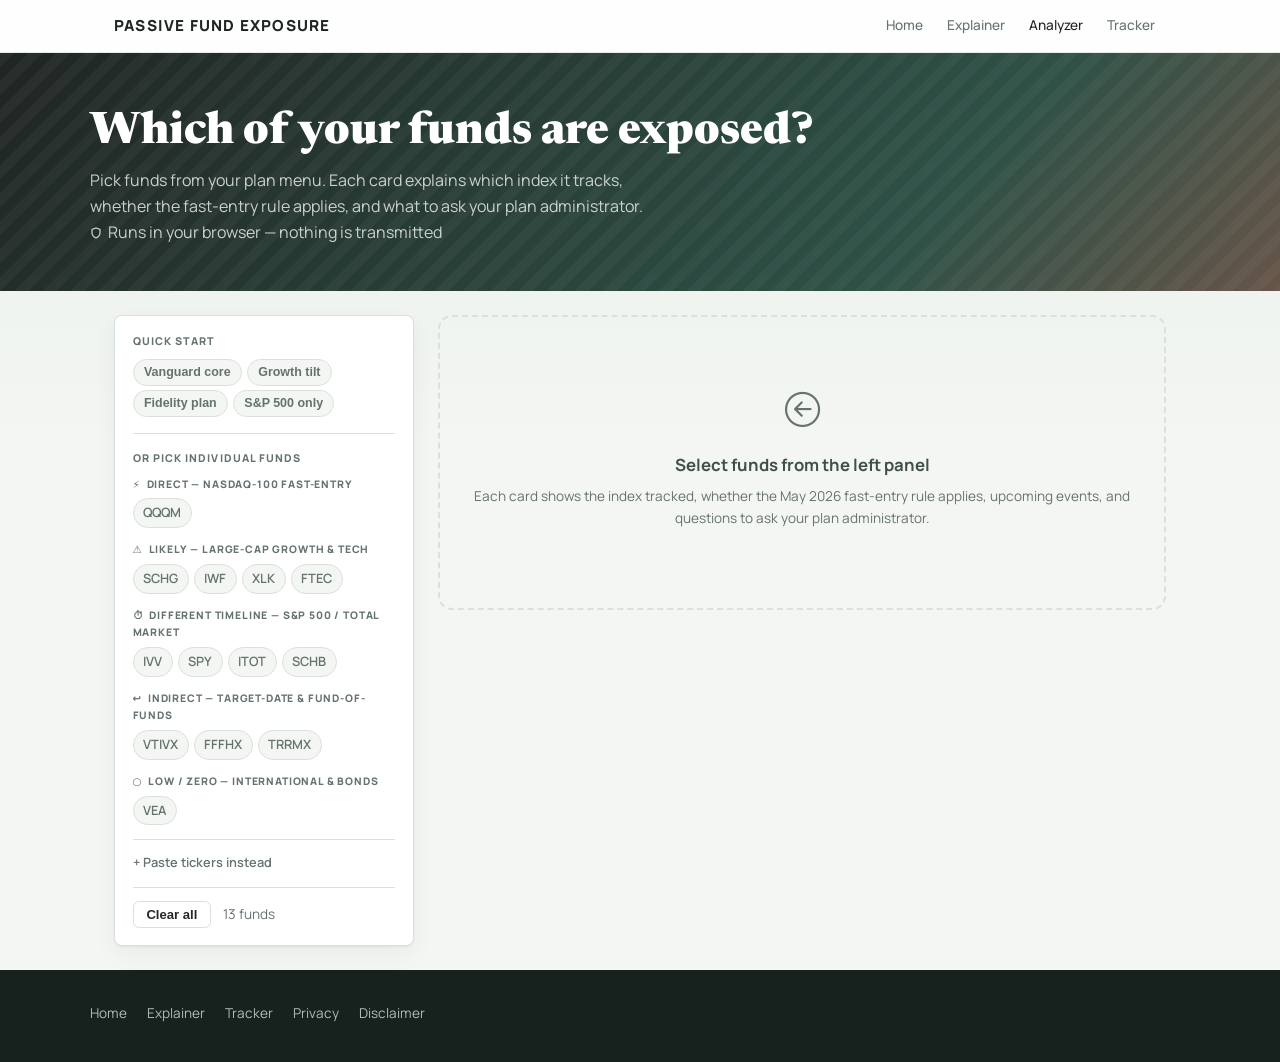
<file: analyzer/index.html>
<!DOCTYPE html>
<html lang="en">
<head>
  <meta charset="UTF-8">
  <meta name="viewport" content="width=device-width, initial-scale=1">
  <title>Exposure Analyzer — Passive Fund Exposure</title>
  <meta name="description" content="Select funds from your retirement plan menu to see which index each tracks, whether fast-entry rules apply, and what questions to ask. Runs entirely in your browser — nothing is transmitted.">
  <link rel="stylesheet" href="https://cdn.jsdelivr.net/npm/bootstrap-icons@1.11.3/font/bootstrap-icons.min.css">
  <link rel="stylesheet" href="../css/style.css">
</head>
<body>

<nav class="site-nav" aria-label="Site navigation">
  <div class="site-nav__inner">
    <a href="/passive-fund-exposure/" class="site-nav__brand">Passive Fund Exposure</a>
    <ul class="site-nav__links">
      <li><a href="/passive-fund-exposure/">Home</a></li>
      <li><a href="/passive-fund-exposure/explainer/">Explainer</a></li>
      <li><a href="/passive-fund-exposure/analyzer/" aria-current="page">Analyzer</a></li>
      <li><a href="/passive-fund-exposure/tracker/">Tracker</a></li>
    </ul>
  </div>
</nav>

<header class="page-header">
  <div class="page-header__inner">
    <h1>Which of your funds are exposed?</h1>
    <p>Pick funds from your plan menu. Each card explains which index it tracks, whether the fast-entry rule applies, and what to ask your plan administrator.</p>
    <p class="privacy-badge">
      <svg width="12" height="12" viewBox="0 0 24 24" fill="none" stroke="currentColor" stroke-width="2.5" aria-hidden="true"><path d="M12 22s8-4 8-10V5l-8-3-8 3v7c0 6 8 10 8 10z"/></svg>
      Runs in your browser &mdash; nothing is transmitted
    </p>
  </div>
</header>

<main>
<div class="analyzer-wrap">

  <!-- ─── Left: Fund picker ──────────────────────────────────────────────── -->
  <aside class="analyzer-panel" aria-label="Fund picker">

    <div class="quick-starts">
      <p class="group-label">Quick start</p>
      <div class="quick-starts__btns" id="quick-starts" role="group" aria-label="Quick-start combinations"></div>
    </div>

    <div class="fund-groups-wrap">
      <p class="group-label">Or pick individual funds</p>
      <div id="fund-chips" role="group" aria-label="Fund universe"></div>
    </div>

    <details class="paste-toggle">
      <summary>Paste tickers instead</summary>
      <label for="ticker-paste" class="visually-hidden">Paste tickers, comma- or space-separated</label>
      <textarea
        class="fund-paste"
        id="ticker-paste"
        placeholder="QQQ, VOO, VTI, VFORX"
        aria-describedby="paste-hint"
      ></textarea>
      <p class="text-small text-muted" id="paste-hint" style="margin-top:.35rem">Tickers will be extracted automatically.</p>
    </details>

    <div class="panel-footer">
      <button class="btn btn--ghost btn--sm" id="btn-clear" type="button">Clear all</button>
      <span id="load-status" class="text-small text-muted" aria-live="polite"></span>
    </div>

  </aside>

  <!-- ─── Right: Results ────────────────────────────────────────────────── -->
  <section class="analyzer-results" aria-live="polite" aria-labelledby="results-heading">
    <h2 id="results-heading" class="visually-hidden">Analysis results</h2>
    <div id="analyzer-output">
      <div class="analyzer-empty">
        <div class="analyzer-empty__icon" aria-hidden="true"><i class="bi bi-arrow-left-circle"></i></div>
        <p class="analyzer-empty__head">Select funds from the left panel</p>
        <p class="text-small text-muted">Each card shows the index tracked, whether the May 2026 fast-entry rule applies, upcoming events, and questions to ask your plan administrator.</p>
      </div>
    </div>
  </section>

</div>
</main>

<footer class="site-footer" role="contentinfo">
  <div class="site-footer__inner">
    <ul class="site-footer__links">
      <li><a href="/passive-fund-exposure/">Home</a></li>
      <li><a href="../explainer/">Explainer</a></li>
      <li><a href="../tracker/">Tracker</a></li>
      <li><a href="../privacy/">Privacy</a></li>
      <li><a href="../disclaimer/">Disclaimer</a></li>
    </ul>
  </div>
</footer>

<script src="../js/analyzer.js"></script>
</body>
</html>
</file>
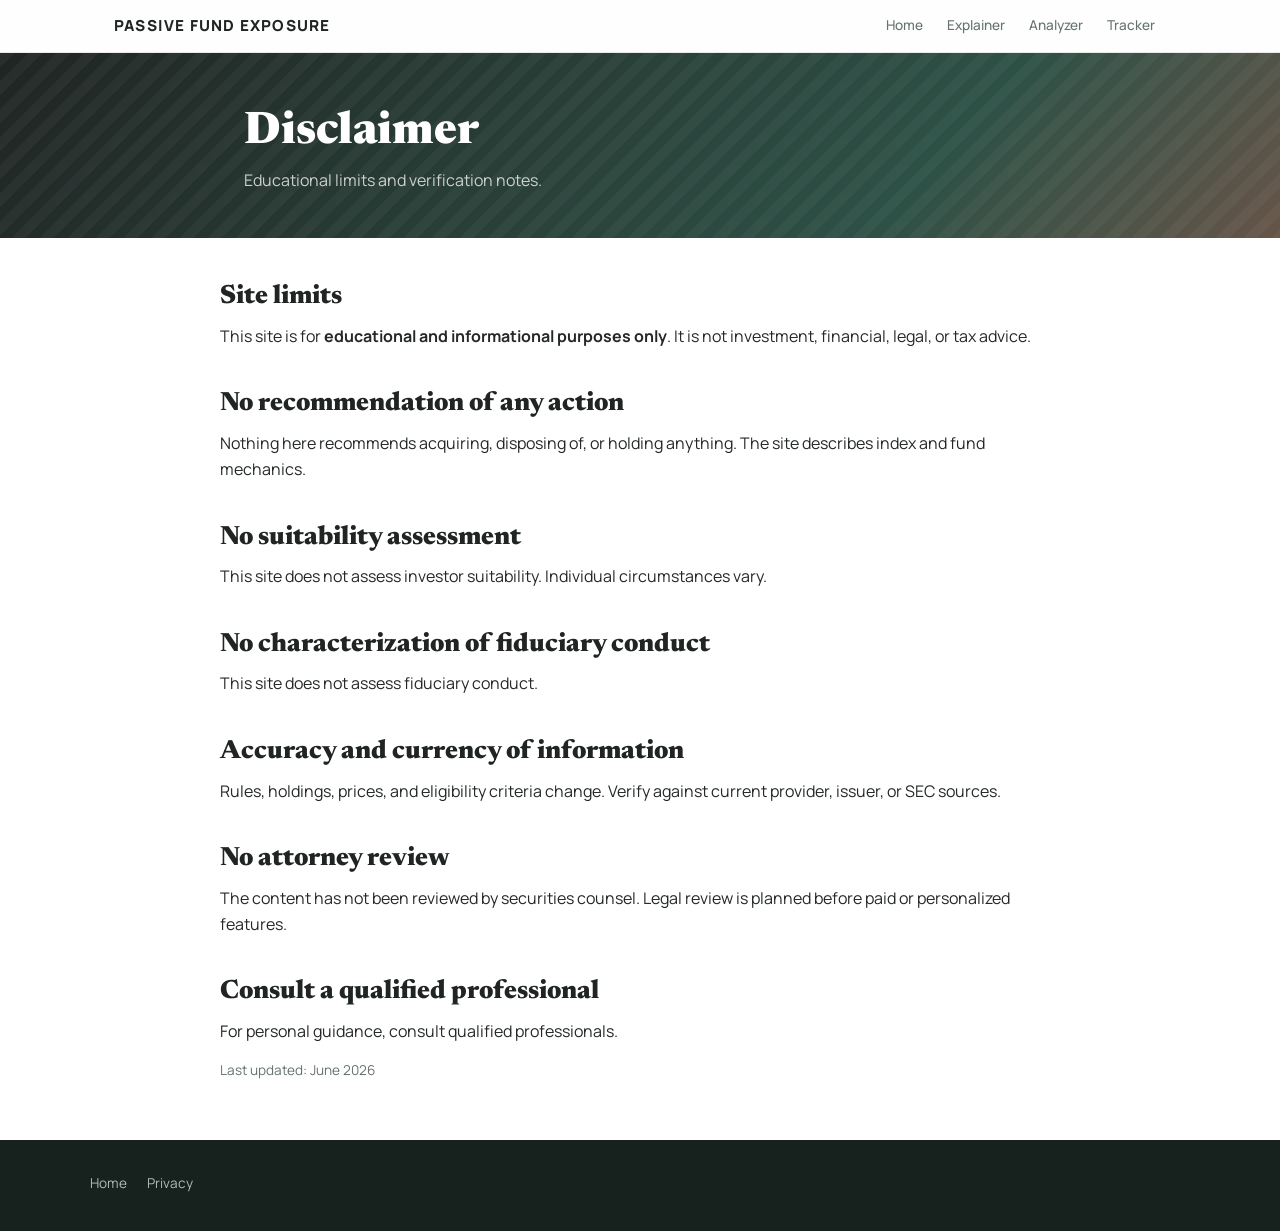
<file: disclaimer/index.html>
<!DOCTYPE html>
<html lang="en">
<head>
  <meta charset="UTF-8">
  <meta name="viewport" content="width=device-width, initial-scale=1">
  <title>Disclaimer — Passive Fund Exposure</title>
  <link rel="stylesheet" href="https://cdn.jsdelivr.net/npm/bootstrap-icons@1.11.3/font/bootstrap-icons.min.css">
  <link rel="stylesheet" href="../css/style.css">
</head>
<body>

<nav class="site-nav" aria-label="Site navigation">
  <div class="site-nav__inner">
    <a href="/passive-fund-exposure/" class="site-nav__brand">Passive Fund Exposure</a>
    <ul class="site-nav__links">
      <li><a href="/passive-fund-exposure/">Home</a></li>
      <li><a href="/passive-fund-exposure/explainer/">Explainer</a></li>
      <li><a href="/passive-fund-exposure/analyzer/">Analyzer</a></li>
      <li><a href="/passive-fund-exposure/tracker/">Tracker</a></li>
    </ul>
  </div>
</nav>

<header class="page-header">
  <div class="container">
    <h1>Disclaimer</h1>
    <p>Educational limits and verification notes.</p>
  </div>
</header>

<main>
<article class="prose-section">
<div class="prose-body">

<h2>Site limits</h2>
<p>This site is for <strong>educational and informational purposes only</strong>. It is not investment, financial, legal, or tax advice.</p>

<h2>No recommendation of any action</h2>
<p>Nothing here recommends acquiring, disposing of, or holding anything. The site describes index and fund mechanics.</p>

<h2>No suitability assessment</h2>
<p>This site does not assess investor suitability. Individual circumstances vary.</p>

<h2>No characterization of fiduciary conduct</h2>
<p>This site does not assess fiduciary conduct.</p>

<h2>Accuracy and currency of information</h2>
<p>Rules, holdings, prices, and eligibility criteria change. Verify against current provider, issuer, or SEC sources.</p>

<h2>No attorney review</h2>
<p>The content has not been reviewed by securities counsel. Legal review is planned before paid or personalized features.</p>

<h2>Consult a qualified professional</h2>
<p>For personal guidance, consult qualified professionals.</p>

<p class="text-small text-muted">Last updated: June 2026</p>

</div>
</article>
</main>

<footer class="site-footer" role="contentinfo">
  <div class="site-footer__inner">
    <ul class="site-footer__links">
      <li><a href="/passive-fund-exposure/">Home</a></li>
      <li><a href="../privacy/">Privacy</a></li>
    </ul>
  </div>
</footer>

</body>
</html>
</file>
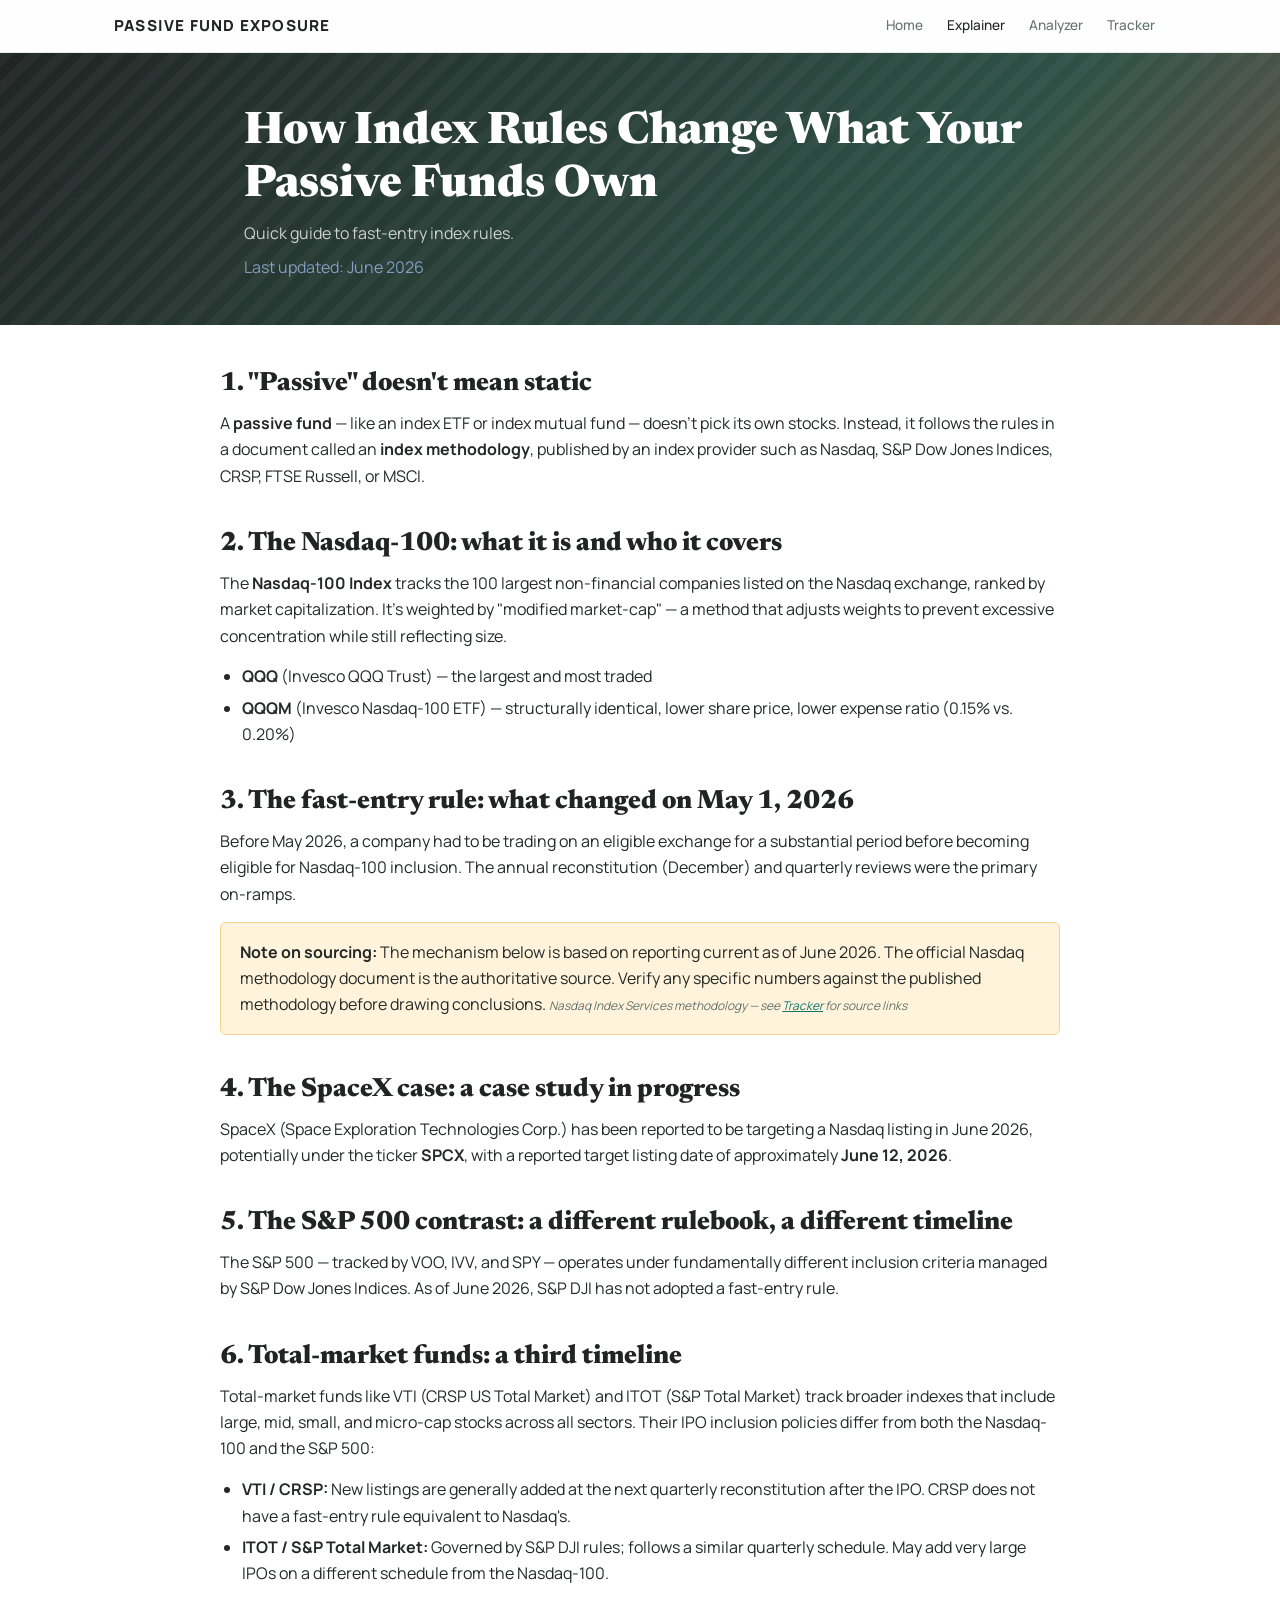
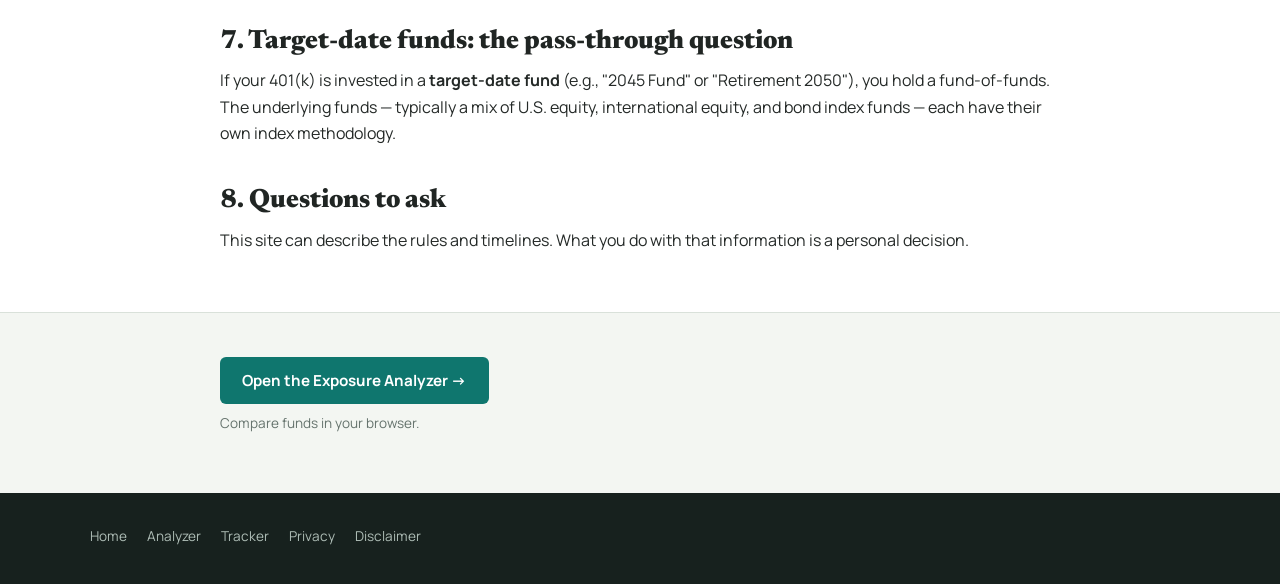
<file: explainer/index.html>
<!DOCTYPE html>
<html lang="en">
<head>
  <meta charset="UTF-8">
  <meta name="viewport" content="width=device-width, initial-scale=1">
  <title>How Index Rules Change What Your Passive Funds Own — Passive Fund Exposure</title>
  <meta name="description" content="A plain-language guide to what 'passive' really means, how the Nasdaq-100 fast-entry rule works, the SpaceX case, and how S&P 500 timing differs.">
  <link rel="stylesheet" href="https://cdn.jsdelivr.net/npm/bootstrap-icons@1.11.3/font/bootstrap-icons.min.css">
  <link rel="stylesheet" href="../css/style.css">
</head>
<body>

<nav class="site-nav" aria-label="Site navigation">
  <div class="site-nav__inner">
    <a href="/passive-fund-exposure/" class="site-nav__brand">Passive Fund Exposure</a>
    <ul class="site-nav__links">
      <li><a href="/passive-fund-exposure/">Home</a></li>
      <li><a href="/passive-fund-exposure/explainer/" aria-current="page">Explainer</a></li>
      <li><a href="/passive-fund-exposure/analyzer/">Analyzer</a></li>
      <li><a href="/passive-fund-exposure/tracker/">Tracker</a></li>
    </ul>
  </div>
</nav>

<header class="page-header">
  <div class="container">
    <h1>How Index Rules Change What Your Passive Funds Own</h1>
    <p>Quick guide to fast-entry index rules.</p>
    <p class="text-small" style="color:#7f9bbf;margin-top:.5rem">Last updated: June 2026</p>
  </div>
</header>

<main>
<article class="prose-section">
<div class="prose-body">

<!-- ─── Section 1 ─────────────────────────────────────────────────────────── -->
<h2>1. "Passive" doesn't mean static</h2>

<p>A <strong>passive fund</strong> — like an index ETF or index mutual fund — doesn't pick its own stocks. Instead, it follows the rules in a document called an <strong>index methodology</strong>, published by an index provider such as Nasdaq, S&P Dow Jones Indices, CRSP, FTSE Russell, or MSCI.</p>

<!-- ─── Section 2 ─────────────────────────────────────────────────────────── -->
<h2>2. The Nasdaq-100: what it is and who it covers</h2>

<p>The <strong>Nasdaq-100 Index</strong> tracks the 100 largest non-financial companies listed on the Nasdaq exchange, ranked by market capitalization. It's weighted by "modified market-cap" — a method that adjusts weights to prevent excessive concentration while still reflecting size.</p>

<ul>
  <li><strong>QQQ</strong> (Invesco QQQ Trust) — the largest and most traded</li>
  <li><strong>QQQM</strong> (Invesco Nasdaq-100 ETF) — structurally identical, lower share price, lower expense ratio (0.15% vs. 0.20%)</li>
</ul>

<!-- ─── Section 3 ─────────────────────────────────────────────────────────── -->
<h2>3. The fast-entry rule: what changed on May 1, 2026</h2>

<p>Before May 2026, a company had to be trading on an eligible exchange for a substantial period before becoming eligible for Nasdaq-100 inclusion. The annual reconstitution (December) and quarterly reviews were the primary on-ramps.</p>

<div class="callout callout--amber">
  <strong>Note on sourcing:</strong> The mechanism below is based on reporting current as of June 2026. The official Nasdaq methodology document is the authoritative source. Verify any specific numbers against the published methodology before drawing conclusions.
  <span class="source-stamp">Nasdaq Index Services methodology — see <a href="../tracker/">Tracker</a> for source links</span>
</div>

<!-- ─── Section 4 ─────────────────────────────────────────────────────────── -->
<h2>4. The SpaceX case: a case study in progress</h2>

<p>SpaceX (Space Exploration Technologies Corp.) has been reported to be targeting a Nasdaq listing in June 2026, potentially under the ticker <strong>SPCX</strong>, with a reported target listing date of approximately <strong>June 12, 2026</strong>.</p>

<!-- ─── Section 5 ─────────────────────────────────────────────────────────── -->
<h2>5. The S&P 500 contrast: a different rulebook, a different timeline</h2>

<p>The S&P 500 — tracked by VOO, IVV, and SPY — operates under fundamentally different inclusion criteria managed by S&P Dow Jones Indices. As of June 2026, S&P DJI has not adopted a fast-entry rule.</p>

<!-- ─── Section 6 ─────────────────────────────────────────────────────────── -->
<h2>6. Total-market funds: a third timeline</h2>

<p>Total-market funds like VTI (CRSP US Total Market) and ITOT (S&P Total Market) track broader indexes that include large, mid, small, and micro-cap stocks across all sectors. Their IPO inclusion policies differ from both the Nasdaq-100 and the S&P 500:</p>

<ul>
  <li><strong>VTI / CRSP:</strong> New listings are generally added at the next quarterly reconstitution after the IPO. CRSP does not have a fast-entry rule equivalent to Nasdaq's.</li>
  <li><strong>ITOT / S&P Total Market:</strong> Governed by S&P DJI rules; follows a similar quarterly schedule. May add very large IPOs on a different schedule from the Nasdaq-100.</li>
</ul>

<!-- ─── Section 7 ─────────────────────────────────────────────────────────── -->
<h2>7. Target-date funds: the pass-through question</h2>

<p>If your 401(k) is invested in a <strong>target-date fund</strong> (e.g., "2045 Fund" or "Retirement 2050"), you hold a fund-of-funds. The underlying funds — typically a mix of U.S. equity, international equity, and bond index funds — each have their own index methodology.</p>

<!-- ─── Section 8 ─────────────────────────────────────────────────────────── -->
<h2>8. Questions to ask</h2>

<p>This site can describe the rules and timelines. What you do with that information is a personal decision.</p>

</div><!-- .prose-body -->
</article><!-- article -->

<div class="prose-section" style="background:var(--bg)">
  <div class="prose-body">
    <p style="margin-bottom:.5rem"><a href="../analyzer/" class="btn btn--primary">Open the Exposure Analyzer →</a></p>
    <p class="text-small text-muted">Compare funds in your browser.</p>
  </div>
</div>

</main>

<footer class="site-footer" role="contentinfo">
  <div class="site-footer__inner">
    <ul class="site-footer__links">
      <li><a href="/">Home</a></li>
      <li><a href="../analyzer/">Analyzer</a></li>
      <li><a href="../tracker/">Tracker</a></li>
      <li><a href="../privacy/">Privacy</a></li>
      <li><a href="../disclaimer/">Disclaimer</a></li>
    </ul>
  </div>
</footer>

</body>
</html>
</file>
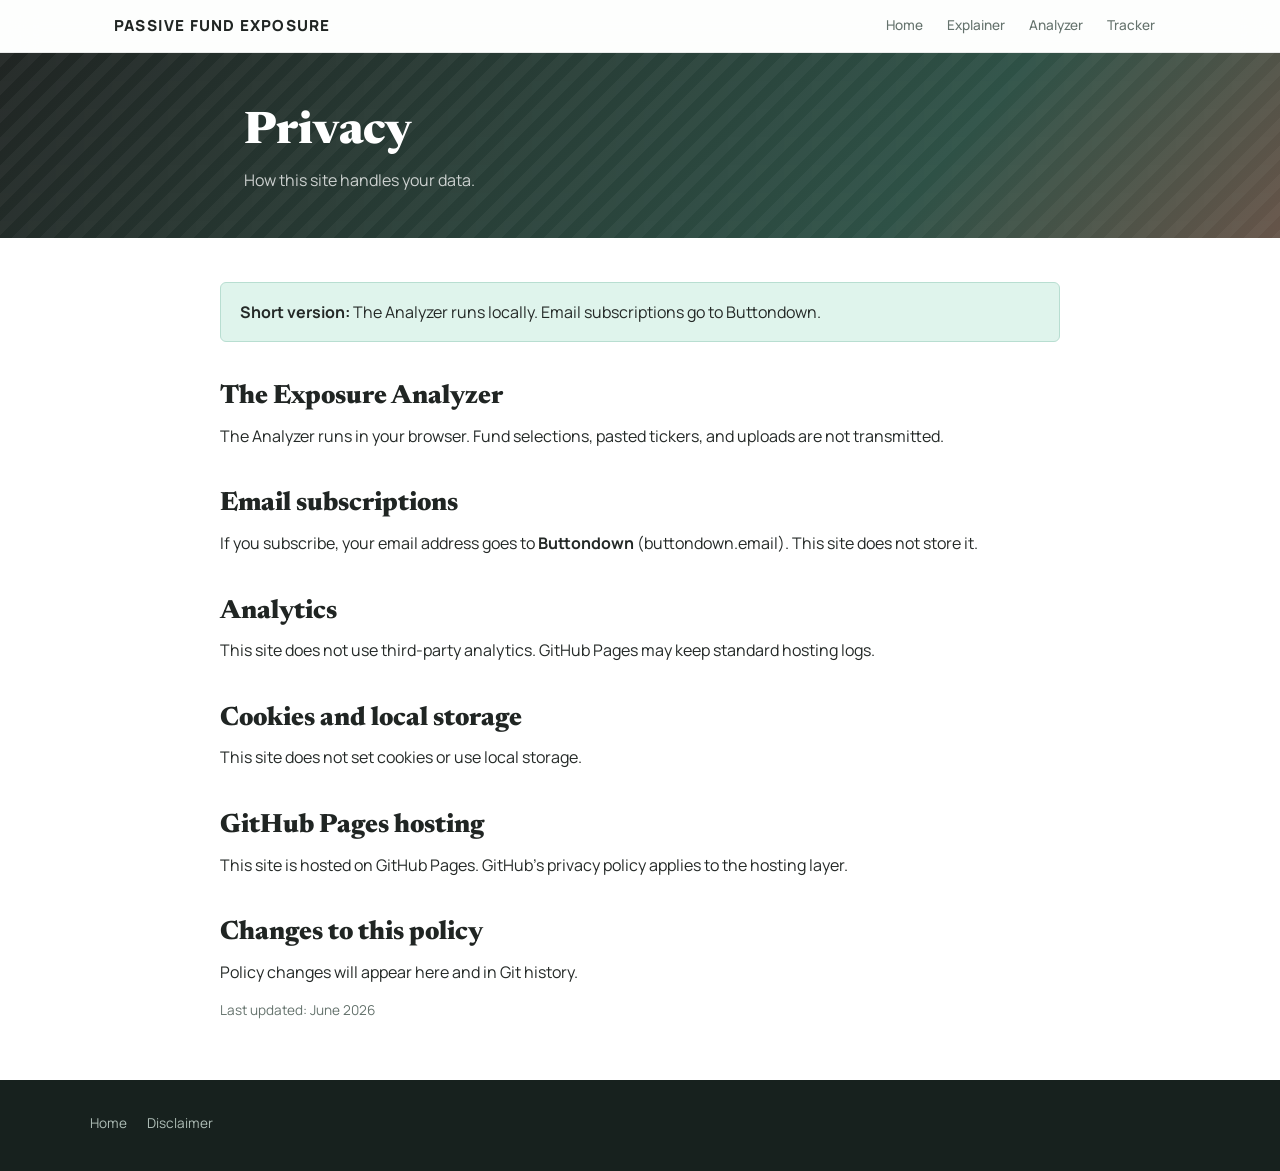
<file: privacy/index.html>
<!DOCTYPE html>
<html lang="en">
<head>
  <meta charset="UTF-8">
  <meta name="viewport" content="width=device-width, initial-scale=1">
  <title>Privacy — Passive Fund Exposure</title>
  <link rel="stylesheet" href="https://cdn.jsdelivr.net/npm/bootstrap-icons@1.11.3/font/bootstrap-icons.min.css">
  <link rel="stylesheet" href="../css/style.css">
</head>
<body>

<nav class="site-nav" aria-label="Site navigation">
  <div class="site-nav__inner">
    <a href="/passive-fund-exposure/" class="site-nav__brand">Passive Fund Exposure</a>
    <ul class="site-nav__links">
      <li><a href="/passive-fund-exposure/">Home</a></li>
      <li><a href="/passive-fund-exposure/explainer/">Explainer</a></li>
      <li><a href="/passive-fund-exposure/analyzer/">Analyzer</a></li>
      <li><a href="/passive-fund-exposure/tracker/">Tracker</a></li>
    </ul>
  </div>
</nav>

<header class="page-header">
  <div class="container">
    <h1>Privacy</h1>
    <p>How this site handles your data.</p>
  </div>
</header>

<main>
<article class="prose-section">
<div class="prose-body">

<div class="callout">
  <strong>Short version:</strong> The Analyzer runs locally. Email subscriptions go to Buttondown.
</div>

<h2>The Exposure Analyzer</h2>
<p>The Analyzer runs in your browser. Fund selections, pasted tickers, and uploads are not transmitted.</p>

<h2>Email subscriptions</h2>
<p>If you subscribe, your email address goes to <strong>Buttondown</strong> (buttondown.email). This site does not store it.</p>

<h2>Analytics</h2>
<p>This site does not use third-party analytics. GitHub Pages may keep standard hosting logs.</p>

<h2>Cookies and local storage</h2>
<p>This site does not set cookies or use local storage.</p>

<h2>GitHub Pages hosting</h2>
<p>This site is hosted on GitHub Pages. GitHub's privacy policy applies to the hosting layer.</p>

<h2>Changes to this policy</h2>
<p>Policy changes will appear here and in Git history.</p>

<p class="text-small text-muted">Last updated: June 2026</p>

</div>
</article>
</main>

<footer class="site-footer" role="contentinfo">
  <div class="site-footer__inner">
    <ul class="site-footer__links">
      <li><a href="/passive-fund-exposure/">Home</a></li>
      <li><a href="../disclaimer/">Disclaimer</a></li>
    </ul>
  </div>
</footer>

</body>
</html>
</file>
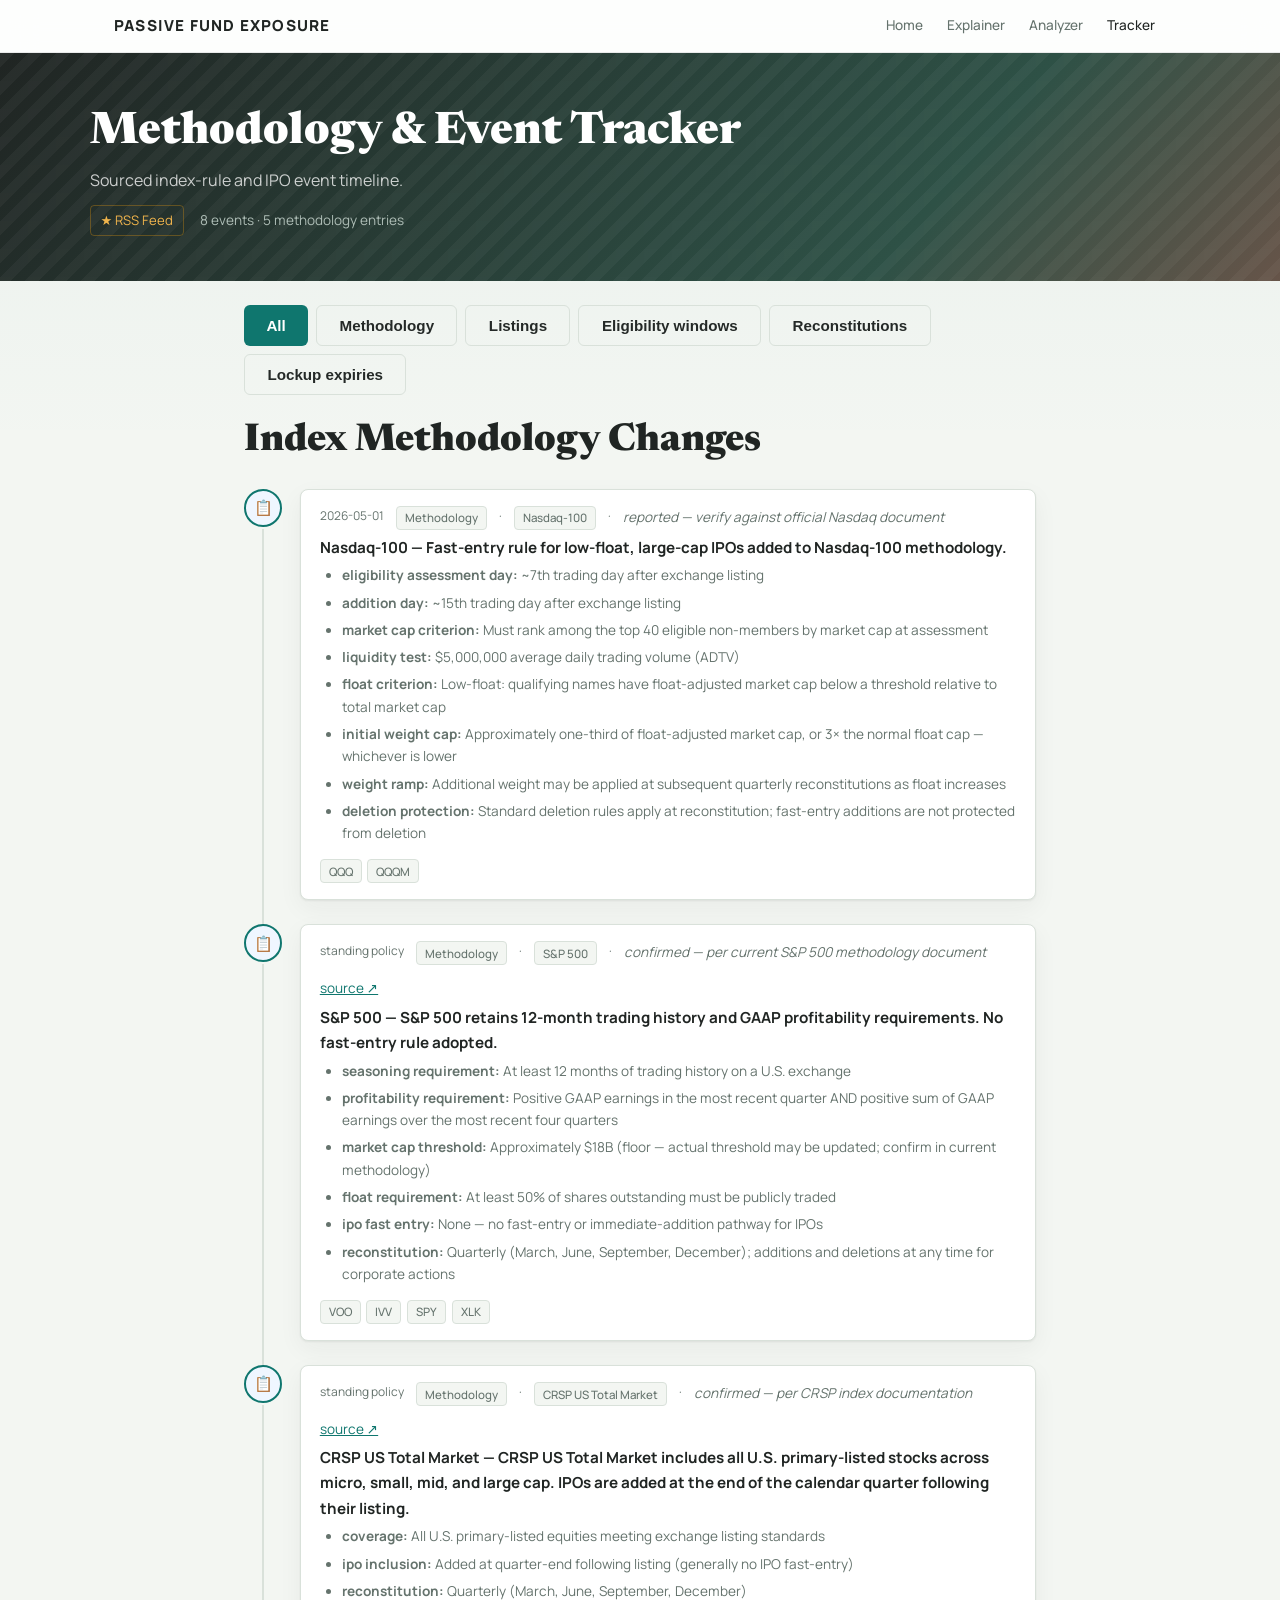
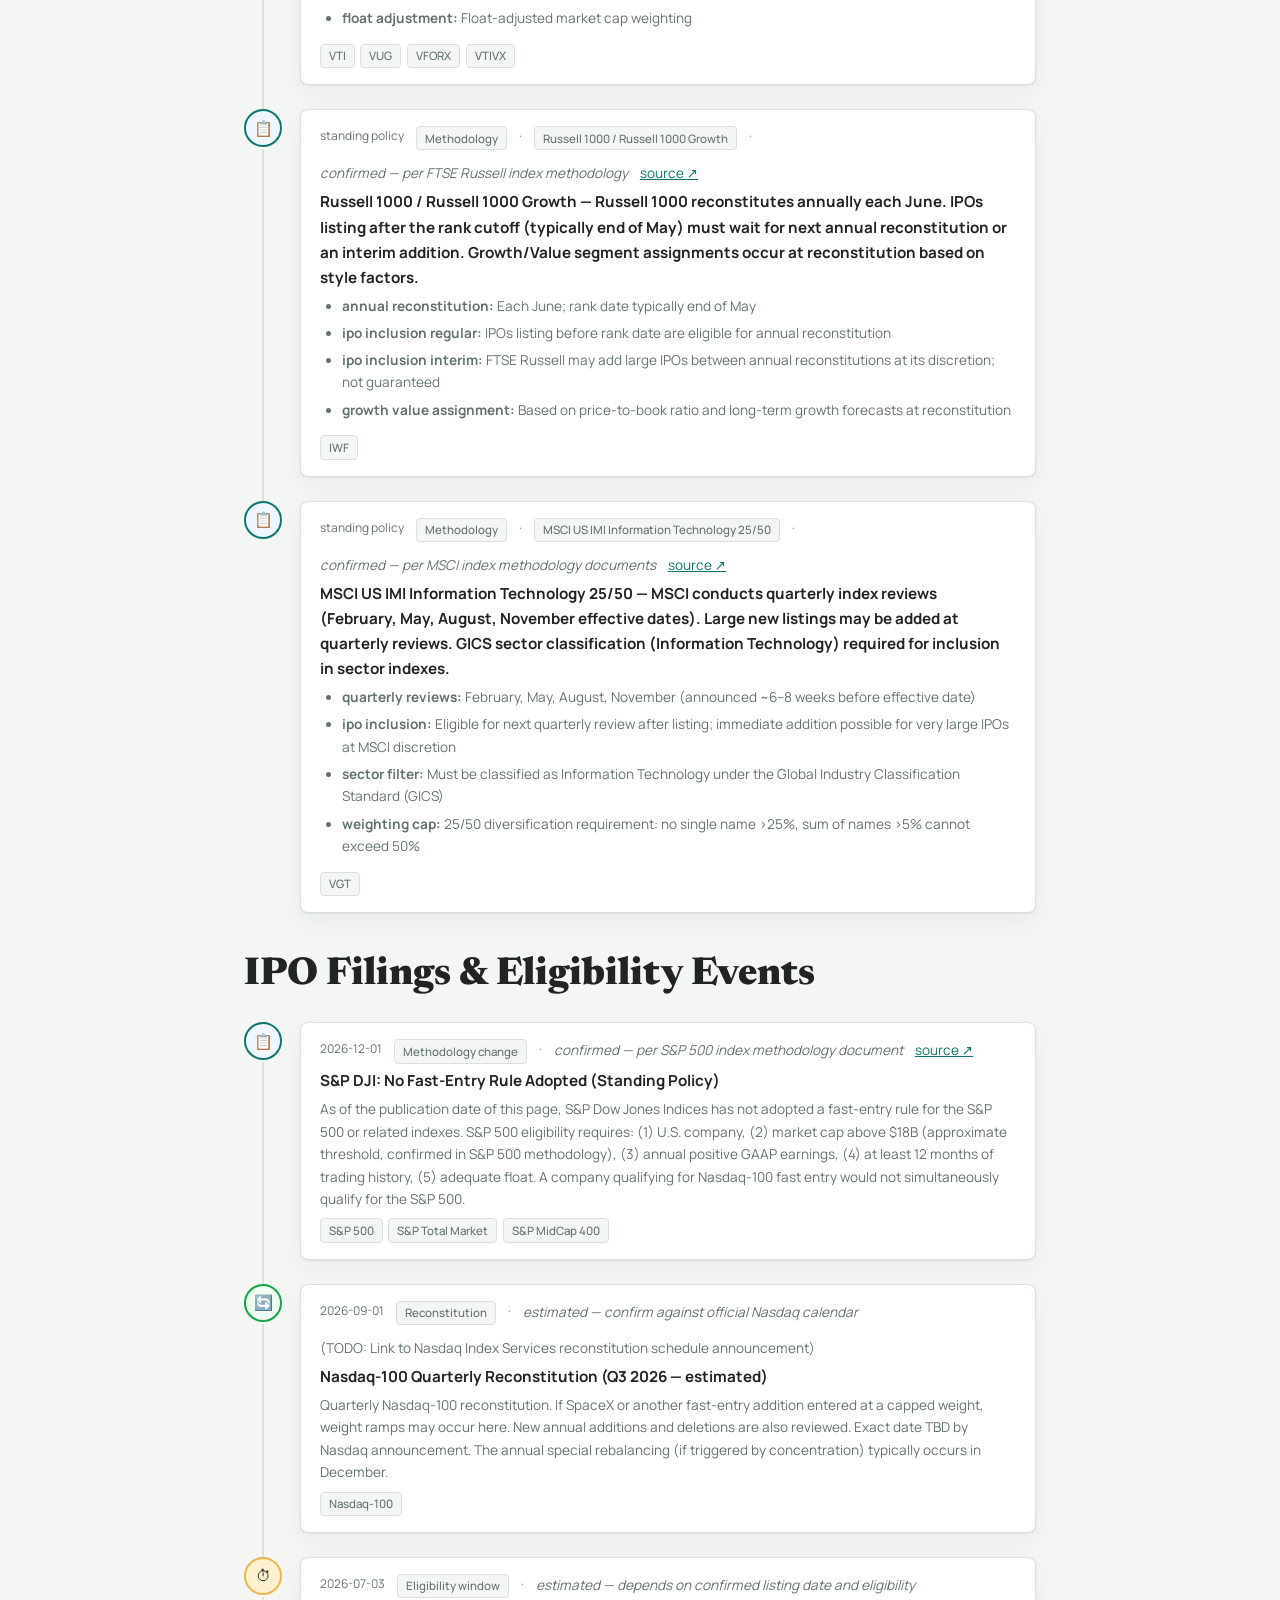
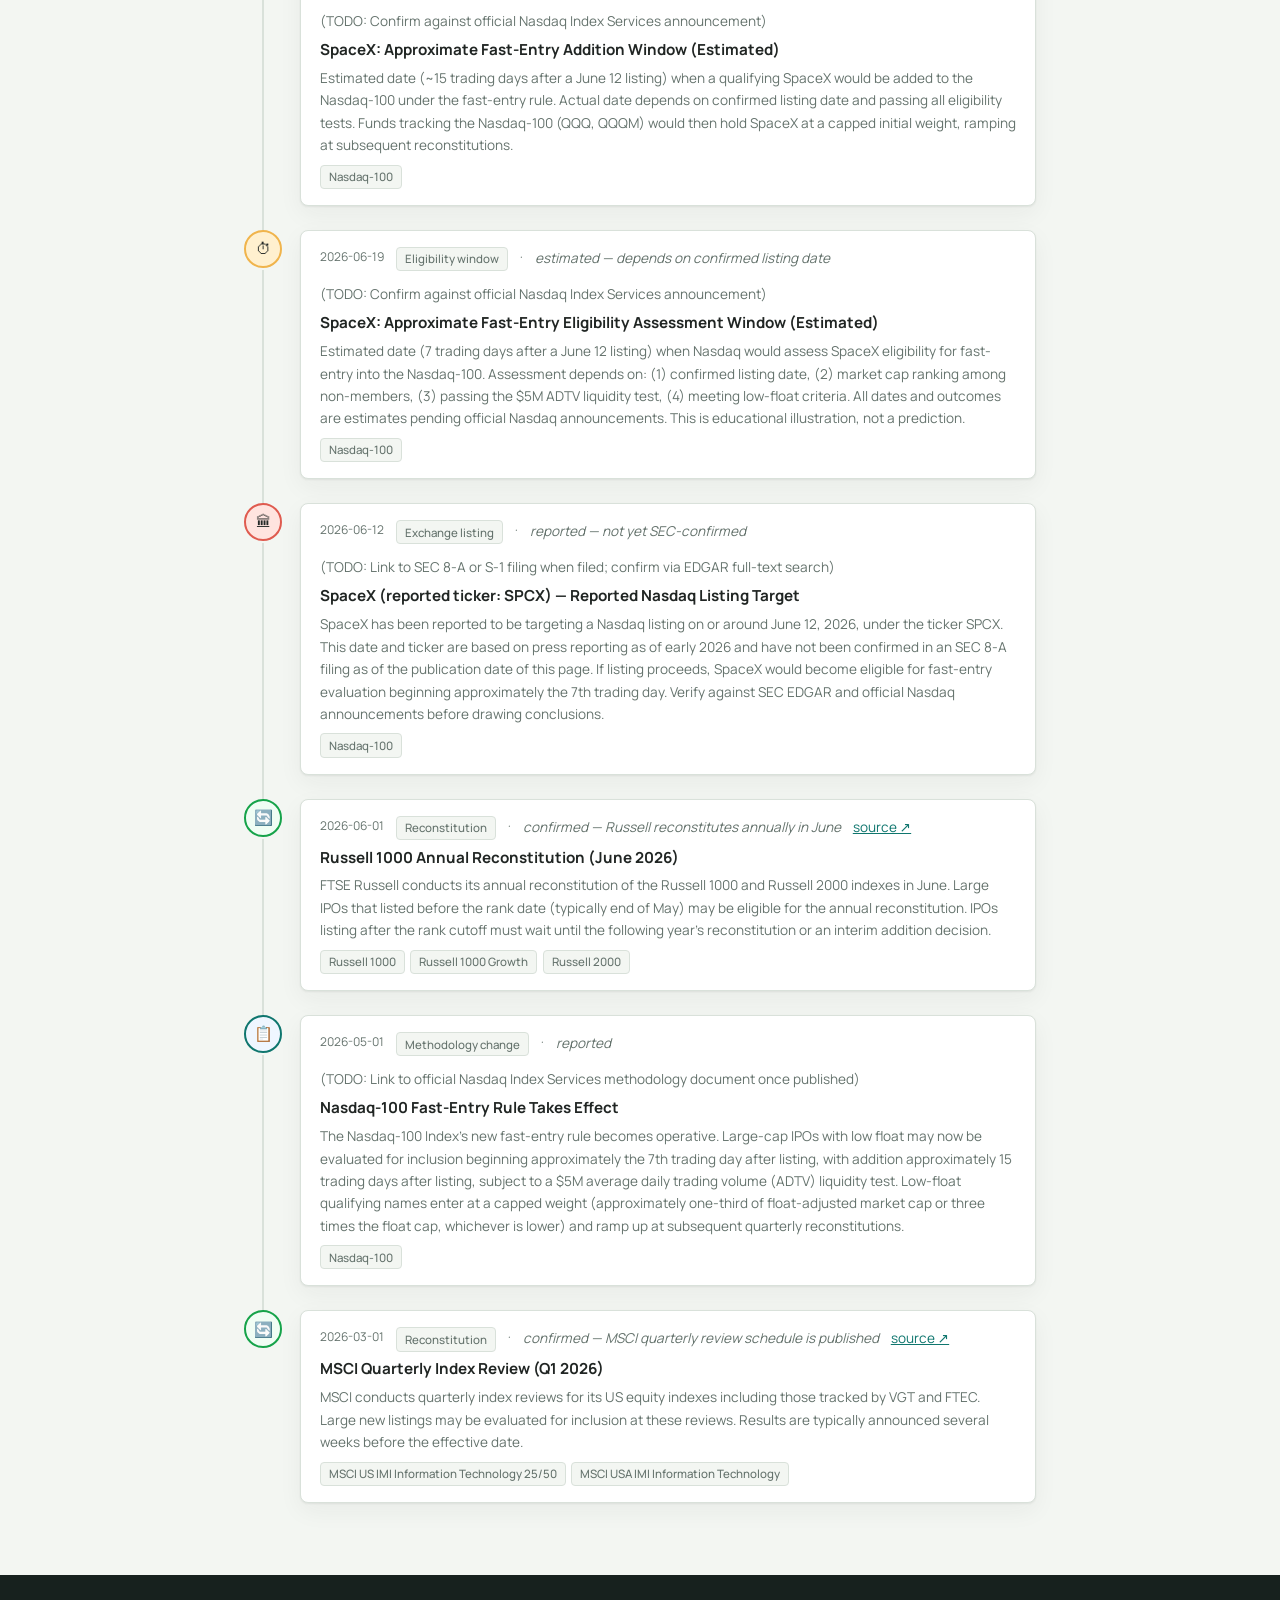
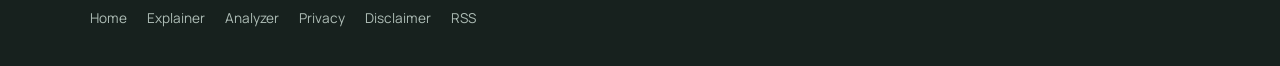
<file: tracker/index.html>
<!DOCTYPE html>
<html lang="en">
<head>
  <meta charset="UTF-8">
  <meta name="viewport" content="width=device-width, initial-scale=1">
  <title>Methodology &amp; Event Tracker — Passive Fund Exposure</title>
  <meta name="description" content="A sourced timeline of index methodology changes, IPO filings, eligibility windows, lockup expiries, and reconstitution dates affecting passive funds.">
  <link rel="stylesheet" href="https://cdn.jsdelivr.net/npm/bootstrap-icons@1.11.3/font/bootstrap-icons.min.css">
  <link rel="stylesheet" href="../css/style.css">
  <link rel="alternate" type="application/rss+xml" title="Index Events Feed" href="../feed.xml">
</head>
<body>

<nav class="site-nav" aria-label="Site navigation">
  <div class="site-nav__inner">
    <a href="/passive-fund-exposure/" class="site-nav__brand">Passive Fund Exposure</a>
    <ul class="site-nav__links">
      <li><a href="/passive-fund-exposure/">Home</a></li>
      <li><a href="/passive-fund-exposure/explainer/">Explainer</a></li>
      <li><a href="/passive-fund-exposure/analyzer/">Analyzer</a></li>
      <li><a href="/passive-fund-exposure/tracker/" aria-current="page">Tracker</a></li>
    </ul>
  </div>
</nav>

<header class="page-header">
  <div class="page-header__inner">
    <h1>Methodology &amp; Event Tracker</h1>
    <p>Sourced index-rule and IPO event timeline.</p>
    <div style="margin-top:.75rem;display:flex;gap:1rem;align-items:center;flex-wrap:wrap">
      <a href="../feed.xml" class="rss-link">&#x2605; RSS Feed</a>
      <span class="text-small" style="color:var(--muted-dark)" id="tracker-status" aria-live="polite">Loading…</span>
    </div>
  </div>
</header>

<main>
<div class="container" style="padding-top:1.5rem;padding-bottom:3rem">

  <!-- ─── Filter controls ───────────────────────────────────────────────── -->
  <div style="display:flex;gap:.5rem;flex-wrap:wrap;margin-bottom:1.5rem" role="group" aria-label="Filter events by type">
    <button class="btn btn--primary" data-filter="all" type="button">All</button>
    <button class="btn btn--ghost" data-filter="methodology_change" type="button">Methodology</button>
    <button class="btn btn--ghost" data-filter="listing" type="button">Listings</button>
    <button class="btn btn--ghost" data-filter="eligibility_window" type="button">Eligibility windows</button>
    <button class="btn btn--ghost" data-filter="reconstitution" type="button">Reconstitutions</button>
    <button class="btn btn--ghost" data-filter="lockup_expiry" type="button">Lockup expiries</button>
  </div>

  <!-- ─── Methodology section ───────────────────────────────────────────── -->
  <section aria-labelledby="methodology-heading">
    <h2 id="methodology-heading" style="margin-bottom:1rem">Index Methodology Changes</h2>
    <div class="timeline" id="methodology-timeline" aria-live="polite">
      <div class="empty-state"><div class="empty-state__icon" aria-hidden="true">📋</div><p>Loading…</p></div>
    </div>
  </section>

  <!-- ─── Events section ────────────────────────────────────────────────── -->
  <section aria-labelledby="events-heading" style="margin-top:2.5rem">
    <h2 id="events-heading" style="margin-bottom:1rem">IPO Filings &amp; Eligibility Events</h2>
    <div class="timeline" id="events-timeline" aria-live="polite">
      <div class="empty-state"><div class="empty-state__icon" aria-hidden="true">📭</div><p>Loading…</p></div>
    </div>
  </section>

</div><!-- .container -->
</main>

<footer class="site-footer" role="contentinfo">
  <div class="site-footer__inner">
    <ul class="site-footer__links">
      <li><a href="/">Home</a></li>
      <li><a href="../explainer/">Explainer</a></li>
      <li><a href="../analyzer/">Analyzer</a></li>
      <li><a href="../privacy/">Privacy</a></li>
      <li><a href="../disclaimer/">Disclaimer</a></li>
      <li><a href="../feed.xml">RSS</a></li>
    </ul>
  </div>
</footer>

<script src="../js/tracker.js"></script>
</body>
</html>
</file>
<file: css/style.css>
/* ─── Fonts ─── */
@import url('https://fonts.googleapis.com/css2?family=Manrope:wght@400;500;600;700;800&family=Newsreader:opsz,wght@6..72,600;6..72,700&display=swap');

/* ─── Custom properties ─── */
:root {
  --ink:          #202523;
  --ink-mid:      #2d3834;
  --ink-lite:     #3f504a;
  --accent:       #0f766e;
  --accent-hover: #0b5f58;
  --amber:        #f0b44c;
  --amber-lite:   #fff3d3;
  --coral:        #df5b4f;
  --mint:         #dff4ec;
  --surface:      #ffffff;
  --bg:           #f3f6f2;
  --border:       #d9e1da;
  --text:         #242927;
  --muted:        #65736d;
  --muted-dark:   #aebdb6;

  /* exposure tiers */
  --tier-direct: #ef4444;
  --tier-likely: #f59e0b;
  --tier-diff:   #0891b2;
  --tier-indir:  #8b5cf6;
  --tier-low:    #6b7280;

  --radius-sm: 6px;
  --radius:    8px;
  --radius-lg: 14px;
  --shadow-sm: 0 1px 2px rgba(32,37,35,.07), 0 8px 24px rgba(32,37,35,.05);
  --shadow:    0 10px 28px rgba(32,37,35,.10);
  --shadow-lg: 0 18px 50px rgba(32,37,35,.14);
  --max-w:     840px;
  --max-w-wide:1100px;
}

/* ─── Reset ─── */
*, *::before, *::after { box-sizing: border-box; margin: 0; padding: 0; }
html { scroll-behavior: smooth; }
body {
  font-family: 'Manrope', system-ui, -apple-system, sans-serif;
  font-size: 1rem;
  line-height: 1.65;
  color: var(--text);
  background:
    linear-gradient(180deg, rgba(15,118,110,.05), transparent 28rem),
    var(--bg);
  -webkit-font-smoothing: antialiased;
}
img { max-width: 100%; display: block; }
a { color: var(--accent); text-decoration: underline; }
a:hover { color: var(--accent-hover); }
a:focus-visible { outline: 3px solid var(--accent); outline-offset: 2px; border-radius: 2px; }
h1,h2,h3,h4 { line-height: 1.18; font-weight: 800; letter-spacing: 0; color: var(--ink); }
h1,h2 { font-family: 'Newsreader', Georgia, serif; }
h1 { font-size: clamp(2.4rem, 6vw, 4.2rem); }
h2 { font-size: clamp(1.6rem, 3.5vw, 2.4rem); }
h3 { font-size: 1.15rem; font-weight: 700; }
p  { margin-bottom: .9rem; }
ul, ol { padding-left: 1.4rem; margin-bottom: .9rem; }
li { margin-bottom: .3rem; }

/* ─── Layout ─── */
.container      { max-width: var(--max-w);      margin: 0 auto; padding: 0 1.5rem; }
.container--wide{ max-width: var(--max-w-wide); margin: 0 auto; padding: 0 1.5rem; }

/* ─── Navigation ─── */
.site-nav {
  background: rgba(255,255,255,.9);
  backdrop-filter: blur(16px);
  position: sticky; top: 0; z-index: 100;
  border-bottom: 1px solid rgba(32,37,35,.09);
}
.site-nav__inner {
  max-width: var(--max-w-wide);
  margin: 0 auto; padding: 0 1.5rem;
  display: flex; align-items: center; gap: 1.5rem;
  min-height: 3.25rem; flex-wrap: wrap;
}
.site-nav__brand {
  color: var(--ink); font-weight: 800; font-size: .95rem;
  text-decoration: none; letter-spacing: .08em; white-space: nowrap;
  text-transform: uppercase;
}
.site-nav__brand:hover { color: var(--accent); }
.site-nav__links { display:flex; gap:.1rem; list-style:none; padding:0; margin:0; flex-wrap:wrap; margin-left: auto; }
.site-nav__links a {
  color: var(--muted); text-decoration: none;
  font-size: .85rem; font-weight: 500;
  padding: .35rem .7rem; border-radius: var(--radius-sm);
  transition: color .15s, background .15s;
}
.site-nav__links a:hover { color:var(--ink); background:rgba(15,118,110,.08); }
.site-nav__links a[aria-current="page"] { color:var(--ink); }
.nav-cta {
  background: var(--accent) !important;
  color: #fff !important;
  padding: .35rem .85rem !important;
  border-radius: var(--radius-sm) !important;
}
.nav-cta:hover { background: var(--accent-hover) !important; }

/* ─── Hero ─── */
.hero {
  background:
    linear-gradient(135deg, rgba(255,255,255,.02) 0 25%, transparent 25% 50%, rgba(255,255,255,.025) 50% 75%, transparent 75%),
    linear-gradient(140deg, #21312c 0%, #0f766e 62%, #d75a4d 160%);
  background-size: 28px 28px, auto;
  padding: 5.75rem 1.5rem 4.5rem;
  position: relative;
  overflow: hidden;
}
.hero::before {
  content: '';
  position: absolute; inset: 0;
  background:
    radial-gradient(ellipse 55% 60% at 86% 12%, rgba(240,180,76,.28), transparent 62%),
    linear-gradient(90deg, rgba(32,37,35,.78), rgba(32,37,35,.12));
  pointer-events: none;
}
.hero__inner { max-width: var(--max-w-wide); margin: 0 auto; position: relative; }
.hero__tag {
  display: inline-flex; align-items: center; gap: .45rem;
  background: rgba(255,255,255,.12); border: 1px solid rgba(255,255,255,.22);
  color: #ffe6aa; font-size: .76rem; font-weight: 800;
  text-transform: uppercase; letter-spacing: .08em;
  padding: .35rem .85rem; border-radius: 999px;
  margin-bottom: 1.5rem;
}
.hero__tag-dot {
  width: 6px; height: 6px; border-radius: 50%;
  background: #ffdf8a;
  animation: pulse 2s infinite;
}
@keyframes pulse {
  0%,100% { opacity:1; transform:scale(1); }
  50%      { opacity:.5; transform:scale(.8); }
}
.hero h1 {
  color: #fff;
  max-width: 720px;
  margin-bottom: .75rem;
  text-wrap: balance;
}
.hero h1 em {
  font-style: normal;
  color: #ffdf8a;
  position: relative;
}
.hero__sub {
  color: rgba(255,255,255,.78);
  font-size: clamp(1rem, 2vw, 1.2rem);
  max-width: 560px;
  margin-bottom: 2rem;
  line-height: 1.6;
  font-weight: 400;
}
.hero__ctas { display:flex; gap:.75rem; flex-wrap:wrap; }
.btn {
  display: inline-flex; align-items: center; gap: .4rem;
  padding: .7rem 1.4rem; border-radius: var(--radius-sm);
  font-size: .95rem; font-weight: 700; border: none;
  cursor: pointer; text-decoration: none;
  transition: all .18s; letter-spacing: 0;
}
.btn--primary {
  background: var(--accent); color: #fff;
  box-shadow: 0 0 0 0 rgba(37,99,235,.4);
}
.btn--primary:hover {
  background: var(--accent-hover); color: #fff;
  transform: translateY(-1px);
  box-shadow: 0 6px 20px rgba(37,99,235,.35);
}
.btn--amber { background: #ffe09b; color: var(--ink); }
.btn--amber:hover { background: #f6c75e; color: var(--ink); transform:translateY(-1px); }
.btn--ghost-white {
  background: rgba(255,255,255,.08);
  border: 1px solid rgba(255,255,255,.18);
  color: #fff;
}
.btn--ghost-white:hover { background: rgba(255,255,255,.14); color:#fff; }
.btn--ghost {
  background: transparent; border: 1.5px solid var(--border); color: var(--text);
}
.btn--ghost:hover { border-color:var(--accent); color:var(--accent); }

/* ─── Ticker tape ─── */
.ticker {
  background: #17211e;
  overflow: hidden;
  white-space: nowrap;
  padding: .65rem 0;
  border-top: 1px solid rgba(255,255,255,.08);
  border-bottom: 1px solid rgba(255,255,255,.08);
}
.ticker__inner {
  display: inline-flex; gap: 0;
  animation: scroll-left 28s linear infinite;
}
.ticker__inner:hover { animation-play-state: paused; }
@keyframes scroll-left {
  from { transform: translateX(0); }
  to   { transform: translateX(-50%); }
}
.ticker__item {
  display: inline-flex; align-items: center; gap: .5rem;
  padding: 0 2rem;
  font-size: .8rem; font-weight: 800;
  color: #ffdf8a;
  text-transform: uppercase; letter-spacing: .06em;
}
.ticker__item::after { content: '·'; opacity: .4; }

/* ─── Context strip ─── */
.context-strip {
  background: var(--amber-lite, #fff3d3);
  border-top: 2px solid var(--amber, #f0b44c);
  border-bottom: 1px solid rgba(0,0,0,.07);
  padding: .9rem 1.5rem;
}
.context-strip__inner {
  max-width: var(--max-w-wide); margin: 0 auto;
  display: grid;
  grid-template-columns: auto 1fr auto;
  align-items: center; gap: 1.25rem;
}
.context-strip__label {
  font-size: .68rem; font-weight: 800; text-transform: uppercase;
  letter-spacing: .1em; color: #92400e;
  background: rgba(0,0,0,.07); padding: .2rem .6rem;
  border-radius: 4px; white-space: nowrap;
}
.context-strip__text {
  font-size: .875rem; color: #78350f; line-height: 1.5;
}
.context-strip__text strong { color: #451a03; }
.context-strip__link {
  font-size: .82rem; font-weight: 700; color: #92400e;
  text-decoration: none; white-space: nowrap;
  padding: .3rem .75rem; border: 1px solid rgba(0,0,0,.15);
  border-radius: var(--radius-sm); background: rgba(255,255,255,.5);
}
.context-strip__link:hover { background: rgba(255,255,255,.9); }

/* ─── Stakes (two-column fund split) ─── */
.stakes {
  background: var(--bg);
  padding: 3rem 1.5rem 2.5rem;
  border-bottom: 1px solid var(--border);
}
.stakes__header {
  max-width: var(--max-w-wide); margin: 0 auto 1.5rem;
}
.stakes__inner {
  max-width: var(--max-w-wide); margin: 0 auto;
  display: grid; grid-template-columns: 1fr 1fr; gap: 1.25rem;
}
.stakes__col {
  background: var(--surface);
  border: 1px solid var(--border);
  border-radius: var(--radius);
  overflow: hidden;
  box-shadow: var(--shadow-sm);
}
.stakes__col-head {
  padding: .85rem 1.25rem;
  border-bottom: 1px solid var(--border);
}
.stakes__col--exposed .stakes__col-head { background: #fff5f5; }
.stakes__col--different .stakes__col-head { background: #f0fdf4; }
.stakes__badge {
  display: inline-block;
  font-size: .68rem; font-weight: 800;
  text-transform: uppercase; letter-spacing: .07em;
  padding: .18rem .6rem; border-radius: 999px;
}
.stakes__badge--hot  { background: #fee2e2; color: #b91c1c; }
.stakes__badge--cool { background: #d1fae5; color: #065f46; }
.stakes__fund-list { padding: .25rem 0; }
.stakes__fund {
  display: grid;
  grid-template-columns: 160px 1fr;
  gap: .5rem;
  align-items: baseline;
  padding: .75rem 1.25rem;
  border-bottom: 1px solid var(--border);
}
.stakes__fund:last-child { border-bottom: none; }
.stakes__ticker {
  font-size: .88rem; font-weight: 800; color: var(--ink);
  letter-spacing: -.01em; font-family: 'Manrope', monospace;
}
.stakes__note {
  font-size: .8rem; color: var(--muted); line-height: 1.5;
}
.stakes__cta {
  max-width: var(--max-w-wide); margin: 1.75rem auto 0;
  text-align: center;
}

/* ─── Stats bar ─── */
.stats-bar {
  background: var(--surface);
  padding: 2.25rem 1.5rem;
  border-bottom: 1px solid var(--border);
}
.stats-bar__inner {
  max-width: var(--max-w-wide); margin: 0 auto;
  display: grid;
  grid-template-columns: repeat(auto-fit, minmax(160px, 1fr));
  gap: 2rem;
  text-align: center;
}
.stat {
  padding: 1.1rem;
  border-right: 1px solid var(--border);
}
.stat:last-child { border-right: none; }
.stat__num {
  font-size: clamp(2rem, 5vw, 3rem);
  font-weight: 900; color: var(--ink);
  letter-spacing: 0;
  line-height: 1;
}
.stat__num span { color: var(--coral); }
.stat__label { font-size: .8rem; color: var(--muted); margin-top: .4rem; text-transform: uppercase; letter-spacing: .06em; font-weight: 700; }

/* ─── "The moment" section ─── */
.moment {
  background:
    linear-gradient(180deg, rgba(223,244,236,.7), transparent 38%),
    var(--bg);
  padding: 4rem 1.5rem;
}
.moment__inner { max-width: var(--max-w-wide); margin: 0 auto; }
.moment__grid {
  display: grid;
  grid-template-columns: 1fr 1fr;
  gap: 1.5rem;
  margin-top: 2.5rem;
}
.moment-card {
  background: rgba(255,255,255,.86);
  border: 1px solid var(--border);
  border-radius: var(--radius);
  padding: 1.75rem;
  box-shadow: var(--shadow-sm);
  position: relative;
  overflow: hidden;
  backdrop-filter: blur(6px);
}
.moment-card::before {
  content: '';
  position: absolute; top:1rem; right:1rem;
  width: 42px; height: 42px; border-radius: 50%;
  background: linear-gradient(135deg, var(--mint), rgba(15,118,110,.18));
}
.moment-card--amber::before {
  background: linear-gradient(135deg, #ffedc0, rgba(223,91,79,.2));
}
.moment-card__eyebrow {
  font-size: .72rem; font-weight: 700;
  text-transform: uppercase; letter-spacing: .08em;
  color: var(--accent); margin-bottom: .65rem;
}
.moment-card__headline {
  font-size: 1.1rem; font-weight: 800; color: var(--ink);
  margin-bottom: .5rem; line-height: 1.3;
}
.moment-card__body { font-size: .9rem; color: var(--muted); margin: 0; }
.moment-card__badge {
  display: inline-block; margin-top: .85rem;
  font-size: .75rem; font-weight: 700;
  padding: .2rem .65rem; border-radius: 4px;
}
.badge--blue   { background: #dbeafe; color: #1d4ed8; }
.badge--amber  { background: var(--amber-lite); color: #92400e; }
.badge--red    { background: #fee2e2; color: #b91c1c; }
.badge--green  { background: #dcfce7; color: #166534; }

/* ─── Features ─── */
.features {
  padding: 4.5rem 1.5rem;
  background: var(--surface);
}
.features__header { max-width: var(--max-w-wide); margin: 0 auto 2.5rem; }
.section-label {
  font-size: .72rem; font-weight: 700; text-transform: uppercase;
  letter-spacing: .1em; color: var(--coral); margin-bottom: .5rem;
}
.features__grid {
  max-width: var(--max-w-wide); margin: 0 auto;
  display: grid; grid-template-columns: repeat(3, 1fr); gap: 1.25rem;
}
.feature-card {
  background: #ffffff;
  border: 1px solid var(--border);
  border-radius: var(--radius);
  padding: 1.5rem;
  text-decoration: none;
  display: block;
  transition: transform .2s, box-shadow .2s, border-color .2s;
  position: relative; overflow: hidden;
}
.feature-card:hover {
  transform: translateY(-3px);
  box-shadow: var(--shadow-lg);
  border-color: var(--accent);
  text-decoration: none;
}
.feature-card__num {
  width: 2.6rem; height: 2.6rem;
  display: inline-flex; align-items: center; justify-content: center;
  font-size: 1.25rem; font-weight: 900;
  color: var(--accent); line-height: 1;
  margin-bottom: 1rem;
  background: var(--mint);
  border-radius: 50%;
  transition: color .2s;
}
.feature-card:hover .feature-card__num { color: var(--coral); background: #fff0df; }
.feature-card h3 { font-size: 1.05rem; color: var(--ink); margin-bottom: .4rem; }
.feature-card p { font-size: .88rem; color: var(--muted); margin: 0; line-height: 1.55; }
.feature-card__arrow {
  display: inline-flex; align-items: center;
  font-size: .82rem; font-weight: 700; color: var(--accent);
  margin-top: 1rem; text-decoration: none;
  transition: gap .15s;
  gap: .3rem;
}
.feature-card:hover .feature-card__arrow { gap: .55rem; }

/* ─── Email capture ─── */
.email-section {
  background:
    linear-gradient(120deg, rgba(15,118,110,.92), rgba(32,37,35,.96)),
    var(--ink);
  padding: 5rem 1.5rem;
  position: relative; overflow: hidden;
}
.email-section::before {
  content: '';
  position: absolute; inset: 0;
  background: radial-gradient(ellipse 50% 80% at 20% 50%, rgba(255,224,155,.2), transparent);
  pointer-events: none;
}
.email-section__inner { max-width: 600px; margin: 0 auto; text-align: center; position: relative; }
.email-section h2 { color: #fff; margin-bottom: .5rem; }
.email-section p  { color: var(--muted-dark); margin-bottom: 1.75rem; }
.email-form {
  display: flex; gap: .5rem; flex-wrap: wrap; justify-content: center;
}
.email-form input[type="email"] {
  flex: 1; min-width: 220px;
  padding: .75rem 1rem;
  border: 1.5px solid rgba(255,255,255,.15);
  border-radius: var(--radius-sm);
  font-size: 1rem; background: rgba(255,255,255,.07);
  color: #fff; outline: none;
  font-family: inherit;
}
.email-form input[type="email"]::placeholder { color: rgba(255,255,255,.35); }
.email-form input[type="email"]:focus { border-color: var(--accent); background: rgba(255,255,255,.1); }
.email-meta { margin-top: .9rem; font-size: .78rem; color: rgba(255,255,255,.35); }
.email-meta a { color: rgba(255,255,255,.5); }

/* ─── Privacy notice ─── */
.privacy-notice {
  display: inline-flex; align-items: center; gap: .45rem;
  font-size: .78rem; color: var(--muted-dark);
  margin-top: 1.5rem;
}
.privacy-notice svg { flex-shrink: 0; }

/* ─── Disclaimer ─── */
.disclaimer {
  background: #fffbeb;
  border: 1px solid #fde68a;
  border-radius: var(--radius-sm);
  padding: .9rem 1.1rem;
  font-size: .8rem; color: #78350f; line-height: 1.55;
  margin-top: 2rem;
}
.disclaimer strong { color: #92400e; }
.disclaimer--sticky {
  position: fixed; bottom: 0; left: 0; right: 0;
  border-radius: 0; border-left: none; border-right: none; border-bottom: none;
  z-index: 200;
  display: flex; align-items: center; justify-content: space-between;
  gap: 1rem; padding: .6rem 1.5rem;
  box-shadow: 0 -2px 8px rgba(0,0,0,.1);
}
.disclaimer--sticky p { margin: 0; }
.dismiss-btn {
  background: none; border: 1px solid #d97706; border-radius: 4px;
  padding: .18rem .55rem; font-size: .75rem; cursor: pointer;
  color: #92400e; white-space: nowrap; flex-shrink: 0;
}
.dismiss-btn:hover { background: #fde68a; }

/* ─── Page header (inner pages) ─── */
.page-header {
  background:
    linear-gradient(130deg, #202523 0%, #2e5146 72%, #df5b4f 160%);
  padding: 3.4rem 1.5rem 2.8rem;
  position: relative; overflow: hidden;
}
.page-header::before {
  content: '';
  position: absolute; inset: 0;
  background:
    linear-gradient(135deg, rgba(255,255,255,.04) 0 25%, transparent 25% 50%, rgba(255,255,255,.035) 50% 75%, transparent 75%);
  background-size: 28px 28px;
  pointer-events: none;
}
.page-header__inner { max-width: var(--max-w-wide); margin: 0 auto; position: relative; }
.page-header h1 { color: #fff; font-size: clamp(1.8rem, 4vw, 2.8rem); margin-bottom: .4rem; }
.page-header p  { color: rgba(255,255,255,.76); margin: 0; font-size: 1rem; max-width: 560px; }

/* ─── Prose sections (inner pages) ─── */
.prose-section { padding: 2.75rem 1.5rem; background: var(--surface); }
.prose-section + .prose-section { border-top: 1px solid var(--border); }
.prose-body { max-width: var(--max-w); margin: 0 auto; }
.prose-body h2 { margin-top: 2.5rem; margin-bottom: .6rem; font-size: 1.65rem; }
.prose-body h2:first-child { margin-top: 0; }
.prose-body h3 { margin-top: 1.5rem; margin-bottom: .4rem; font-size: 1.05rem; }
.prose-body blockquote {
  border-left: 3px solid var(--accent); padding: .6rem 1rem;
  color: var(--muted); background: var(--bg); border-radius: 0 var(--radius-sm) var(--radius-sm) 0;
  margin-bottom: 1rem;
}
.source-stamp { font-size: .75rem; color: var(--muted); font-style: italic; }
.callout {
  background: var(--mint); border: 1px solid #b8ded1;
  border-radius: var(--radius-sm); padding: 1rem 1.2rem; margin-bottom: 1.2rem;
}
.callout--amber { background: #fff4db; border-color: #f3d38a; }
.callout--neutral { background: var(--bg); border-color: var(--border); }

/* ─── Exposure badges ─── */
.exposure-badge {
  display: inline-flex; align-items: center; gap: .3rem;
  padding: .18rem .6rem; border-radius: 999px;
  font-size: .75rem; font-weight: 700;
  text-transform: uppercase; letter-spacing: .04em; white-space: nowrap;
}
.exposure-badge--direct   { background: #ffe4df; color: #b63a30; }
.exposure-badge--likely   { background: #fff0cf; color: #8a5b08; }
.exposure-badge--diff     { background: var(--mint); color: var(--accent); }
.exposure-badge--indirect { background: #ece6fb; color: #5b35a8; }
.exposure-badge--low      { background: #f3f4f6; color: var(--tier-low); }

/* ─── Analyzer two-column layout ─── */
.analyzer-wrap {
  max-width: var(--max-w-wide);
  margin: 0 auto;
  padding: 1.5rem;
  display: grid;
  grid-template-columns: 300px 1fr;
  gap: 1.5rem;
  align-items: start;
}
.analyzer-panel {
  position: sticky;
  top: 3.75rem;
  background: var(--surface);
  border: 1px solid var(--border);
  border-radius: var(--radius);
  box-shadow: var(--shadow-sm);
  padding: 1.1rem;
  max-height: calc(100vh - 5rem);
  overflow-y: auto;
}
.analyzer-results { min-height: 400px; }

/* ─── Panel internals ─── */
.group-label {
  font-size: .67rem; font-weight: 800;
  text-transform: uppercase; letter-spacing: .1em;
  color: var(--muted); margin-bottom: .5rem;
}
.quick-starts { margin-bottom: 1rem; padding-bottom: 1rem; border-bottom: 1px solid var(--border); }
.quick-starts__btns { display: flex; flex-wrap: wrap; gap: .3rem; }
.btn--quick {
  font-size: .78rem; font-weight: 600;
  padding: .22rem .65rem;
  border: 1.5px solid var(--border);
  border-radius: 999px;
  background: var(--bg); color: var(--muted);
  cursor: pointer;
  transition: all .15s;
  line-height: 1.4;
}
.btn--quick:hover { border-color: var(--accent); color: var(--accent); background: var(--mint); }
.btn--quick.active { border-color: var(--accent); color: var(--accent); background: var(--mint); font-weight: 700; }

.fund-groups-wrap { margin-bottom: .75rem; }
.fund-group { margin-bottom: .85rem; }
.fund-group__label {
  font-size: .65rem; font-weight: 800;
  text-transform: uppercase; letter-spacing: .08em;
  color: var(--muted); margin-bottom: .35rem;
}
.fund-group__chips { display: flex; flex-wrap: wrap; gap: .3rem; }

.fund-chip {
  display: inline-flex; align-items: center;
  padding: .2rem .6rem;
  border: 1.5px solid var(--border);
  border-radius: 999px; font-size: .8rem; font-weight: 600;
  cursor: pointer; background: var(--bg); color: var(--muted);
  transition: border-color .15s, background .15s, color .15s;
  user-select: none;
}
.fund-chip:hover { border-color: var(--accent); color: var(--accent); }
.fund-chip.selected { border-color: var(--accent); background: var(--mint); color: var(--accent); }
.fund-chip input[type="checkbox"] { display: none; }

.paste-toggle {
  border-top: 1px solid var(--border);
  padding-top: .75rem;
  margin-top: .25rem;
}
.paste-toggle summary {
  font-size: .8rem; font-weight: 600; color: var(--muted);
  cursor: pointer; user-select: none;
  list-style: none;
}
.paste-toggle summary::-webkit-details-marker { display: none; }
.paste-toggle summary::before { content: '+ '; }
.paste-toggle[open] summary::before { content: '− '; }
.paste-toggle textarea.fund-paste {
  margin-top: .5rem;
}

textarea.fund-paste {
  width: 100%; padding: .6rem .8rem;
  border: 1.5px solid var(--border); border-radius: var(--radius-sm);
  font-size: .85rem; font-family: inherit; resize: vertical; min-height: 70px;
}
textarea.fund-paste:focus { border-color: var(--accent); outline: none; }

.panel-footer {
  display: flex; align-items: center; gap: .75rem; flex-wrap: wrap;
  margin-top: .85rem; padding-top: .85rem;
  border-top: 1px solid var(--border);
}
.btn--sm { padding: .3rem .8rem; font-size: .82rem; }

/* ─── Empty / loading state ─── */
.analyzer-empty {
  text-align: center; padding: 4rem 2rem;
  color: var(--muted);
  border: 2px dashed var(--border);
  border-radius: var(--radius-lg);
}
.analyzer-empty__icon { font-size: 2.2rem; margin-bottom: .75rem; color: var(--muted); }
.analyzer-empty__head { font-size: 1.05rem; font-weight: 700; color: var(--ink-lite); margin-bottom: .4rem; }

/* ─── Privacy badge ─── */
.privacy-badge {
  display: inline-flex; align-items: center; gap: .4rem;
  font-size: .78rem; color: rgba(255,255,255,.5);
  margin-top: .9rem; margin-bottom: 0;
}
.privacy-badge svg { flex-shrink: 0; }

/* ─── Rollup card ─── */
.rollup-card {
  background: linear-gradient(135deg, var(--ink), #174f47);
  color: #fff;
  border-radius: var(--radius);
  padding: 1.5rem 1.75rem;
  margin-bottom: 1.25rem;
}
.rollup-card__label {
  font-size: .68rem; font-weight: 800;
  text-transform: uppercase; letter-spacing: .1em;
  color: rgba(255,255,255,.45); margin-bottom: .85rem;
}
.rollup-grid {
  display: grid;
  grid-template-columns: repeat(4, 1fr);
  gap: 1rem;
}
.rollup-stat__num {
  font-size: 2rem; font-weight: 900; letter-spacing: -.02em; line-height: 1;
}
.rollup-stat__num--hot   { color: #fc8b83; }
.rollup-stat__num--amber { color: #ffd480; }
.rollup-stat__num--teal  { color: #5eead4; }
.rollup-stat__label {
  font-size: .72rem; color: rgba(255,255,255,.5);
  text-transform: uppercase; letter-spacing: .06em;
  font-weight: 600; margin-top: .2rem;
}
.rollup-overlaps {
  margin-top: 1rem; padding-top: 1rem;
  border-top: 1px solid rgba(255,255,255,.12);
  font-size: .82rem; color: rgba(255,255,255,.6);
}
.rollup-overlaps ul { padding-left: 1.1rem; margin: 0; }
.rollup-overlaps li { margin-bottom: .2rem; }

/* ─── Fund cards ─── */
.fund-grid {
  display: grid;
  grid-template-columns: repeat(auto-fill, minmax(280px, 1fr));
  gap: 1rem;
}
.fund-card {
  background: #ffffff;
  border: 1px solid var(--border);
  border-radius: var(--radius);
  box-shadow: var(--shadow-sm);
  overflow: hidden;
  transition: box-shadow .2s, transform .15s;
  display: flex; flex-direction: column;
}
.fund-card:hover { box-shadow: var(--shadow); transform: translateY(-2px); }

.fund-card__header {
  padding: 1rem 1.2rem .8rem;
  display: flex; align-items: flex-start; justify-content: space-between; gap: .5rem;
}
.fund-card__ticker { font-weight: 900; font-size: 1.2rem; color: var(--ink); }
.fund-card__name   { font-size: .78rem; color: var(--muted); margin-top: .1rem; }

.fund-card__lead {
  padding: .75rem 1.2rem;
  font-size: .875rem; line-height: 1.65;
  color: var(--text);
  border-top: 1px solid var(--border);
  border-bottom: 1px solid var(--border);
  flex: 1;
}

.fund-card__horizon,
.fund-card__questions {
  padding: .7rem 1.2rem;
  border-bottom: 1px solid var(--border);
}
.card-section-label {
  font-size: .65rem; font-weight: 800;
  text-transform: uppercase; letter-spacing: .08em;
  color: var(--muted); margin-bottom: .35rem;
}
.fund-card__horizon ul,
.fund-card__questions ul {
  font-size: .82rem; padding-left: 1.1rem; margin: 0; color: var(--ink-lite);
}
.fund-card__horizon li,
.fund-card__questions li { margin-bottom: .3rem; }
.conf-tag { font-size: .72rem; color: var(--muted); font-style: italic; }

.fund-card__details {
  padding: .65rem 1.2rem;
}
.fund-card__details summary {
  font-size: .7rem; font-weight: 700;
  text-transform: uppercase; letter-spacing: .07em;
  color: var(--muted); cursor: pointer; user-select: none;
  list-style: none;
}
.fund-card__details summary::-webkit-details-marker { display: none; }
.fund-card__details summary::before { content: '+ '; }
.fund-card__details[open] summary::before { content: '− '; }
.fund-card__detail-rows { margin-top: .5rem; }
.fund-card__row {
  display: flex; gap: .5rem; margin-bottom: .4rem; font-size: .82rem;
}
.fund-card__label {
  font-weight: 600; min-width: 80px; flex-shrink: 0;
  color: var(--muted); font-size: .75rem;
  text-transform: uppercase; letter-spacing: .04em;
}
.fund-card__value { color: var(--text); }
.card-src-link {
  font-size: .78rem; color: var(--accent); text-decoration: none;
}
.card-src-link:hover { text-decoration: underline; }

/* ─── Legacy compat (or-divider kept for any reuse) ─── */
.or-divider {
  display: flex; align-items: center; gap: .75rem;
  margin: 1rem 0; color: var(--muted); font-size: .82rem; font-weight: 600;
}
.or-divider::before, .or-divider::after {
  content: ''; flex: 1; height: 1px; background: var(--border);
}
.actions-row { display:flex; gap:.75rem; flex-wrap:wrap; margin-top:1rem; }

/* ─── Timeline (Tracker) ─── */
.timeline { margin-top: 1.5rem; }
.timeline-item {
  display: flex; gap: 1.1rem; margin-bottom: 1.5rem; position: relative;
}
.timeline-item::before {
  content: ''; position: absolute; left: 18px; top: 40px; bottom: -1.5rem;
  width: 2px; background: var(--border);
}
.timeline-item:last-child::before { display: none; }
.timeline-dot {
  width: 38px; height: 38px; border-radius: 50%;
  flex-shrink: 0; display: flex; align-items: center; justify-content: center;
  font-size: .95rem; border: 2px solid var(--border);
  background: var(--surface); z-index: 1;
}
.timeline-dot--methodology  { background: #eff6ff; border-color: var(--accent); }
.timeline-dot--listing      { background: #ffe4df; border-color: var(--coral); }
.timeline-dot--eligibility  { background: #fff0cf; border-color: var(--amber); }
.timeline-dot--lockup       { background: #ede9fe; border-color: var(--tier-indir); }
.timeline-dot--reconstitution { background: #f0fdf4; border-color: #16a34a; }
.timeline-content {
  flex: 1; background: #ffffff;
  border: 1px solid var(--border); border-radius: var(--radius);
  padding: 1rem 1.2rem; box-shadow: var(--shadow-sm);
}
.timeline-meta { font-size: .75rem; color: var(--muted); margin-bottom: .3rem; display:flex; gap:.75rem; flex-wrap:wrap; }
.timeline-title { font-weight: 700; font-size: .95rem; margin-bottom: .3rem; color: var(--ink); }
.timeline-summary { font-size: .85rem; color: var(--muted); }

/* ─── Tags / chips ─── */
.tag-row { display:flex; flex-wrap:wrap; gap:.35rem; margin-top:.4rem; }
.tag {
  font-size: .72rem; padding: .1rem .5rem; border-radius: 4px;
  background: var(--bg); border: 1px solid var(--border); color: var(--muted); font-weight: 500;
}
.data-status { display:inline-block; font-size:.72rem; padding:.1rem .5rem; border-radius:4px; font-weight:700; }
.data-status--todo    { background:#fee2e2; color:#991b1b; }
.data-status--sourced { background:#f0fdf4; color:#166534; }

/* ─── Site footer ─── */
.site-footer {
  background: #17211e;
  color: #9cafaa;
  padding: 2rem 1.5rem;
  font-size: .85rem;
}
.site-footer__inner {
  max-width: var(--max-w-wide); margin: 0 auto;
  display: flex; flex-wrap: wrap; gap: 1.5rem; justify-content: space-between; align-items: center;
}
.site-footer__links { list-style:none; padding:0; margin:0; display:flex; flex-wrap:wrap; gap:.4rem 1.25rem; }
.site-footer__links a { color: var(--muted-dark); text-decoration:none; }
.site-footer__links a:hover { color:#ffdf8a; }
.site-footer__copy { color: #3d5273; }

/* ─── RSS link ─── */
.rss-link {
  display: inline-flex; align-items: center; gap: .35rem;
  font-size: .82rem; color: var(--amber); text-decoration: none;
  padding: .22rem .6rem; border: 1px solid rgba(245,158,11,.3); border-radius: 4px;
}
.rss-link:hover { background: rgba(245,158,11,.08); color: var(--amber); }

/* ─── Utilities ─── */
.text-muted   { color: var(--muted); }
.text-small   { font-size: .85rem; }
.mb-0 { margin-bottom: 0; }
.mt-1 { margin-top: 1rem; }
.mt-2 { margin-top: 2rem; }
.visually-hidden {
  position: absolute; width:1px; height:1px; padding:0; margin:-1px;
  overflow:hidden; clip:rect(0,0,0,0); white-space:nowrap; border:0;
}
.empty-state { text-align:center; padding:3rem 1rem; color:var(--muted); }
.empty-state__icon { font-size:2.5rem; margin-bottom:.75rem; }

/* ─── Responsive ─── */
@media (max-width: 900px) {
  .analyzer-wrap { grid-template-columns: 1fr; }
  .analyzer-panel { position: static; max-height: none; }
  .rollup-grid { grid-template-columns: repeat(2, 1fr); }
}
@media (max-width: 768px) {
  .moment__grid { grid-template-columns: 1fr; }
  .features__grid { grid-template-columns: 1fr; }
  .stakes__inner { grid-template-columns: 1fr; }
  .context-strip__inner { grid-template-columns: 1fr; gap: .5rem; }
  .stats-bar__inner { grid-template-columns: repeat(3,1fr); gap: 1rem; }
}
@media (max-width: 600px) {
  .hero { padding: 3.5rem 1.25rem 3rem; }
  .site-nav__inner { gap: .75rem; }
  .fund-grid { grid-template-columns: 1fr; }
  .rollup-grid { grid-template-columns: repeat(2, 1fr); }
  .disclaimer--sticky { flex-direction:column; gap:.5rem; }
  .stats-bar__inner { grid-template-columns: 1fr 1fr; }
  .features__grid { grid-template-columns: 1fr; }
  .email-form { flex-direction: column; }
  .email-form input[type="email"] { min-width: 0; }
  .analyzer-wrap { padding: 1rem; }
}
</file>
